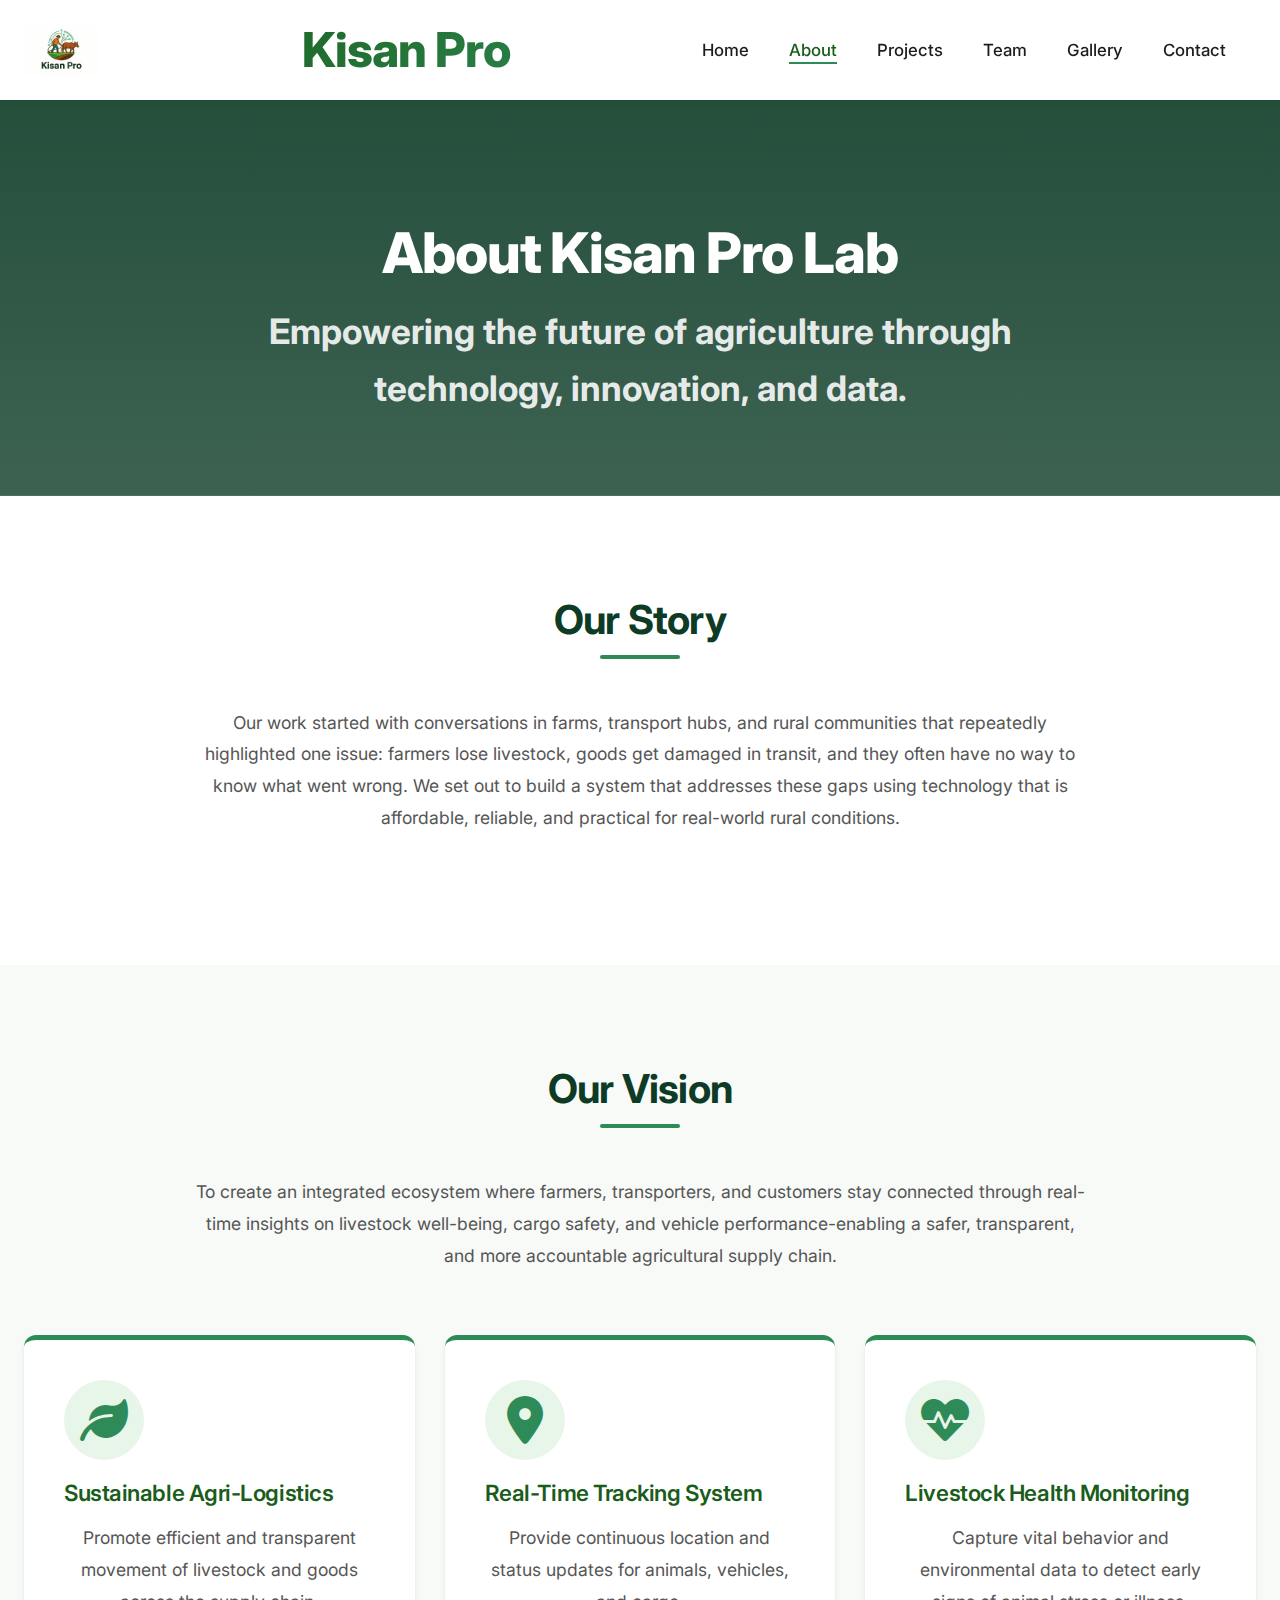
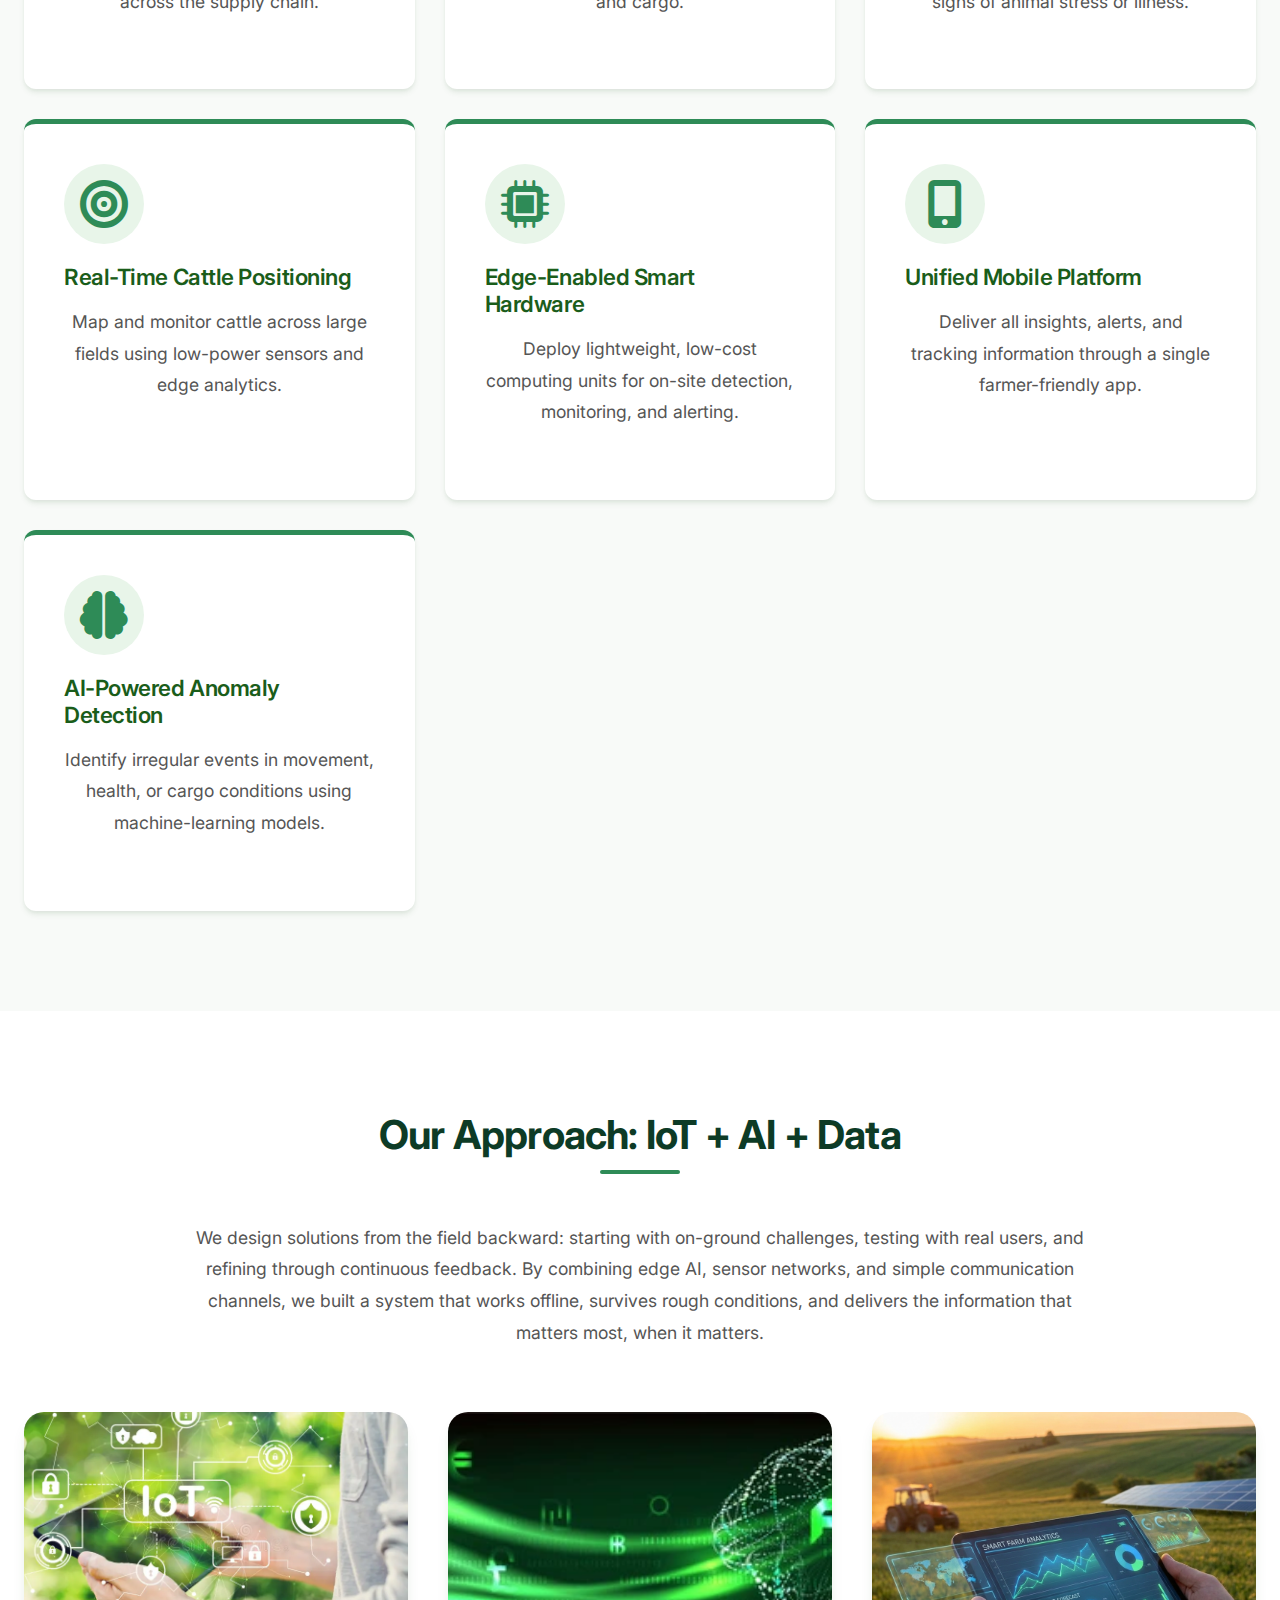
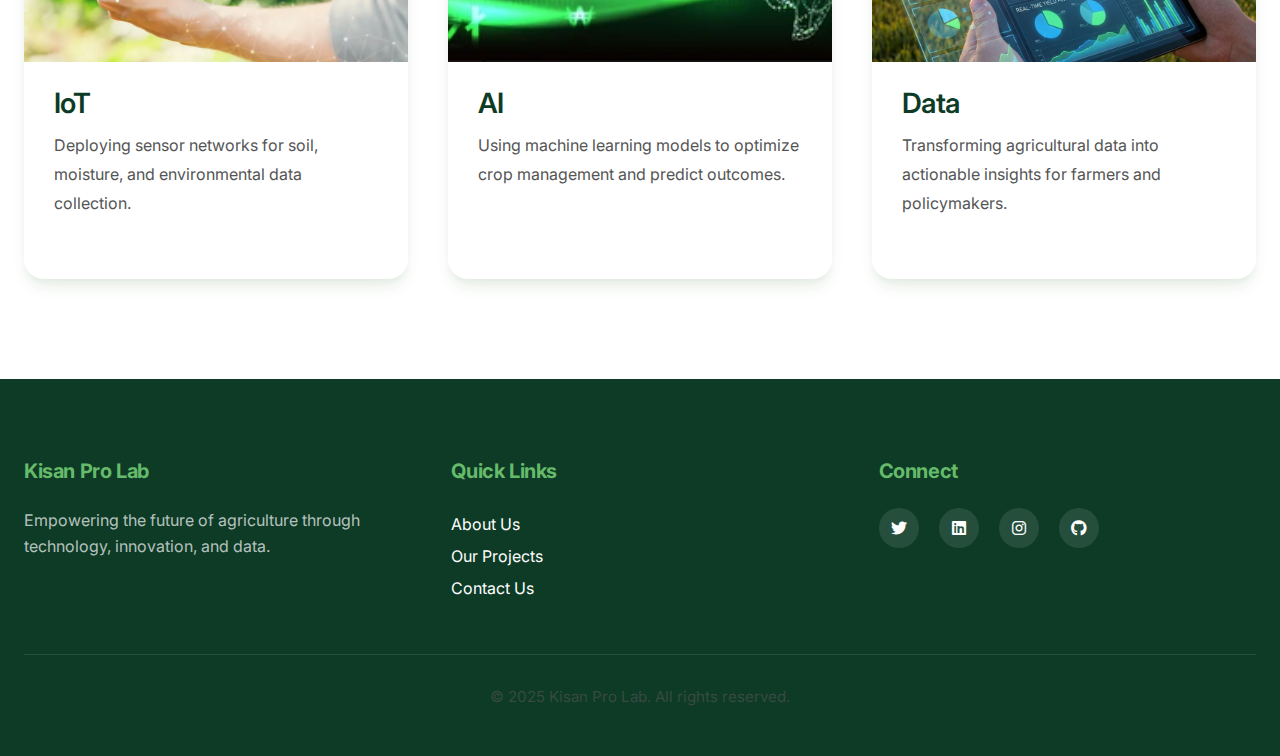
<file: about.html>
<!DOCTYPE html>
<html lang="en">

<head>
    <meta charset="UTF-8">
    <meta name="viewport" content="width=device-width, initial-scale=1.0">
    <title>About | Kisan Pro Lab</title>

    <!-- Google Fonts -->
    <link rel="preconnect" href="https://fonts.googleapis.com">
    <link rel="preconnect" href="https://fonts.gstatic.com" crossorigin>
    <link href="https://fonts.googleapis.com/css2?family=Inter:wght@400;500;600;700;800&display=swap" rel="stylesheet">

    <!-- CSS -->
    <link rel="stylesheet" href="css/style.css?v=6">

    <!-- Font Awesome -->
    <link rel="stylesheet" href="https://cdnjs.cloudflare.com/ajax/libs/font-awesome/6.0.0/css/all.min.css">
</head>

<body>

    <!-- Navigation -->
    <header>
        <div class="container">
            <nav>
                <a href="index.html" class="logo"><img src="data/images/kisan_pro_logo.jpeg" alt="Kisan Pro Lab"
                        style="height: 50px; margin-right: 10px; border-radius:0;"></a>
                <div class="nav-brand-text">Kisan Pro</div>
                <div class="nav-right-container">
                    <ul class="nav-links">
                        <li><a href="index.html">Home</a></li>
                        <li><a href="about.html" class="active">About</a></li>
                        <li><a href="projects.html">Projects</a></li>
                        <li><a href="team.html">Team</a></li>
                        <li><a href="gallery.html">Gallery</a></li>
                        <li><a href="contact.html">Contact</a></li>
                    </ul>
                </div>
                <div class="burger">
                    <div class="line1"></div>
                    <div class="line2"></div>
                    <div class="line3"></div>
                </div>
            </nav>
        </div>
    </header>

    <!-- ===== ABOUT HERO ===== -->
    <section class="subpage-hero about-hero">
        <div class="container">
            <h1>About Kisan Pro Lab</h1>
            <p>Empowering the future of agriculture through technology, innovation, and data.</p>
        </div>
    </section>

    <!-- ===== OUR STORY ===== -->
    <section class="about-section">
        <div class="container text-center">
            <h2 class="mb-2">Our Story</h2>
            <p>
                Our work started with conversations in farms, transport hubs, and rural communities that repeatedly
                highlighted one issue: farmers lose livestock, goods get damaged in transit, and they often have no way
                to know what went wrong. We set out to build a system that addresses these gaps using technology that is
                affordable, reliable, and practical for real-world rural conditions.
            </p>
        </div>
    </section>

    <!-- ===== VISION & GOALS ===== -->
    <section class="about-section vision">
        <div class="container">
            <h2 class="text-center">Our Vision</h2>
            <p class="text-center">
                To create an integrated ecosystem where farmers, transporters, and customers stay connected through
                real-time insights on livestock well-being, cargo safety, and vehicle performance-enabling a safer,
                transparent, and more accountable agricultural supply chain.
            </p>

            <div class="goals">
                <div class="goal-card">
                    <div class="card-icon" style="margin-left: 0; margin-bottom: 20px;"><i class="fas fa-leaf"></i>
                    </div>
                    <h3>Sustainable Agri-Logistics</h3>
                    <p>Promote efficient and transparent movement of livestock and goods across the supply chain.</p>
                </div>
                <div class="goal-card">
                    <div class="card-icon" style="margin-left: 0; margin-bottom: 20px;"><i
                            class="fas fa-map-marker-alt"></i></div>
                    <h3>Real-Time Tracking System</h3>
                    <p>Provide continuous location and status updates for animals, vehicles, and cargo.</p>
                </div>
                <div class="goal-card">
                    <div class="card-icon" style="margin-left: 0; margin-bottom: 20px;"><i class="fas fa-heartbeat"></i>
                    </div>
                    <h3>Livestock Health Monitoring</h3>
                    <p>Capture vital behavior and environmental data to detect early signs of animal stress or illness.
                    </p>
                </div>
                <div class="goal-card">
                    <div class="card-icon" style="margin-left: 0; margin-bottom: 20px;"><i class="fas fa-bullseye"></i>
                    </div>
                    <h3>Real-Time Cattle Positioning</h3>
                    <p>Map and monitor cattle across large fields using low-power sensors and edge analytics.</p>
                </div>
                <div class="goal-card">
                    <div class="card-icon" style="margin-left: 0; margin-bottom: 20px;"><i class="fas fa-microchip"></i>
                    </div>
                    <h3>Edge-Enabled Smart Hardware</h3>
                    <p>Deploy lightweight, low-cost computing units for on-site detection, monitoring, and alerting.</p>
                </div>
                <div class="goal-card">
                    <div class="card-icon" style="margin-left: 0; margin-bottom: 20px;"><i
                            class="fas fa-mobile-alt"></i></div>
                    <h3>Unified Mobile Platform</h3>
                    <p>Deliver all insights, alerts, and tracking information through a single farmer-friendly app.</p>
                </div>
                <div class="goal-card">
                    <div class="card-icon" style="margin-left: 0; margin-bottom: 20px;"><i class="fas fa-brain"></i>
                    </div>
                    <h3>AI-Powered Anomaly Detection</h3>
                    <p>Identify irregular events in movement, health, or cargo conditions using machine-learning models.
                    </p>
                </div>
            </div>
        </div>
    </section>

    <!-- ===== OUR APPROACH ===== -->
    <section class="about-section approach">
        <div class="container container-approach">
            <h2 class="text-center">Our Approach: IoT + AI + Data</h2>
            <p class="text-center">
                We design solutions from the field backward: starting with on-ground challenges, testing with real
                users, and refining through continuous feedback. By combining edge AI, sensor networks, and simple
                communication channels, we built a system that works offline, survives rough conditions, and delivers
                the information that matters most, when it matters.
            </p>
            <div class="approach-grid">
                <div class="approach-card">
                    <img src="assets/images/iot.webp" alt="IoT in Agriculture">
                    <h3>IoT</h3>
                    <p>Deploying sensor networks for soil, moisture, and environmental data collection.</p>
                </div>
                <div class="approach-card">
                    <img src="assets/images/ai.webp" alt="AI Applications">
                    <h3>AI</h3>
                    <p>Using machine learning models to optimize crop management and predict outcomes.</p>
                </div>
                <div class="approach-card">
                    <img src="assets/images/data.jpg" alt="Data Analytics">
                    <h3>Data</h3>
                    <p>Transforming agricultural data into actionable insights for farmers and policymakers.</p>
                </div>
            </div>
        </div>
    </section>

    <!-- Footer -->
    <footer>
        <div class="container">
            <div class="footer-content">
                <div class="footer-col">
                    <h4>Kisan Pro Lab</h4>
                    <p>Empowering the future of agriculture through technology, innovation, and data.</p>
                </div>
                <div class="footer-col">
                    <h4>Quick Links</h4>
                    <ul style="line-height: 2;">
                        <li><a href="about.html">About Us</a></li>
                        <li><a href="projects.html">Our Projects</a></li>
                        <li><a href="contact.html">Contact Us</a></li>
                    </ul>
                </div>
                <div class="footer-col">
                    <h4>Connect</h4>
                    <div class="social-links">
                        <a href="#"><i class="fab fa-twitter"></i></a>
                        <a href="#"><i class="fab fa-linkedin"></i></a>
                        <a href="#"><i class="fab fa-instagram"></i></a>
                        <a href="https://kisanpro.github.io/" target="_blank"><i class="fab fa-github"></i></a>
                    </div>
                </div>
            </div>
            <div class="copyright">
                <p>&copy; 2025 Kisan Pro Lab. All rights reserved.</p>
            </div>
        </div>
    </footer>

    <script src="js/script.js"></script>
</body>

</html>
</file>
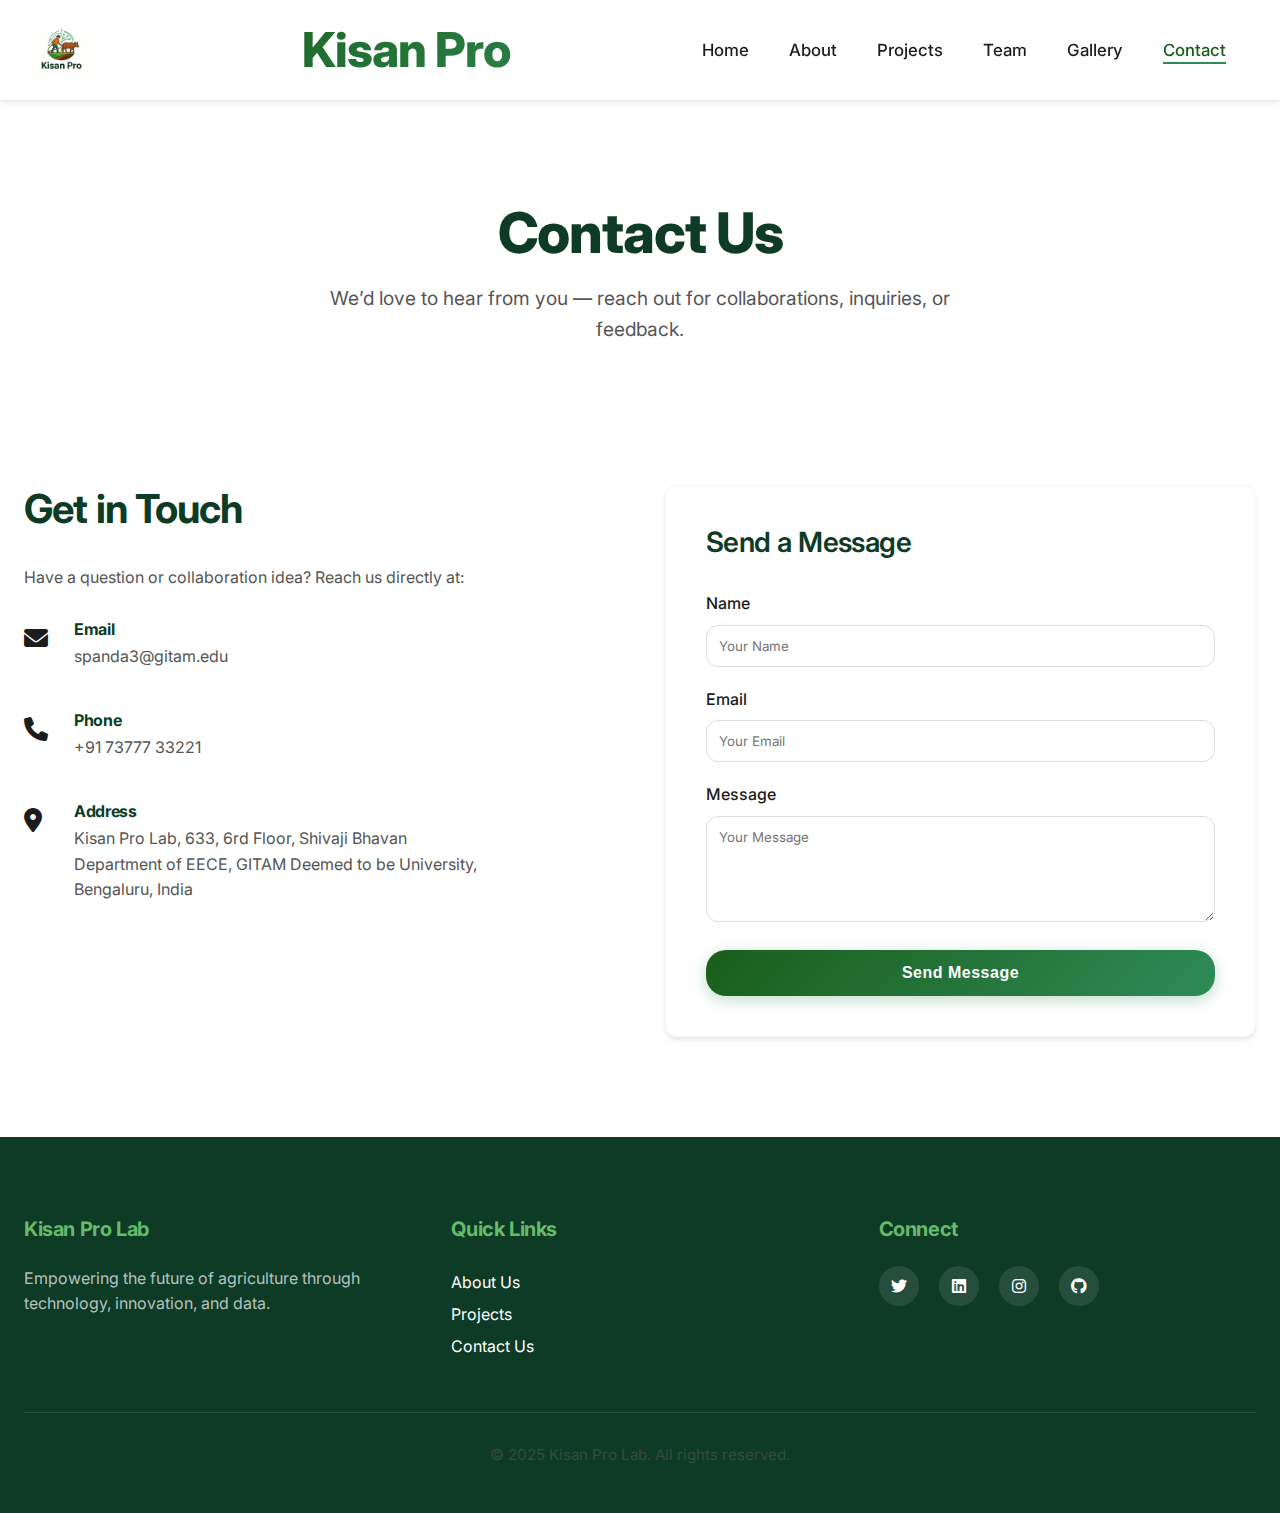
<file: contact.html>
<!DOCTYPE html>
<html lang="en">

<head>
    <meta charset="UTF-8">
    <meta name="viewport" content="width=device-width, initial-scale=1.0">
    <title>Contact | Kisan Pro Lab</title>

    <!-- Google Fonts -->
    <link rel="preconnect" href="https://fonts.googleapis.com">
    <link rel="preconnect" href="https://fonts.gstatic.com" crossorigin>
    <link href="https://fonts.googleapis.com/css2?family=Inter:wght@400;500;600;700;800&display=swap" rel="stylesheet">

    <!-- CSS -->
    <link rel="stylesheet" href="css/style.css?v=6">

    <!-- Font Awesome -->
    <link rel="stylesheet" href="https://cdnjs.cloudflare.com/ajax/libs/font-awesome/6.0.0/css/all.min.css">
</head>

<body>

    <!-- Navigation -->
    <header>
        <div class="container">
            <nav>
                <a href="index.html" class="logo"><img src="data/images/kisan_pro_logo.jpeg" alt="Kisan Pro Lab"
                        style="height: 50px; margin-right: 10px; border-radius:0;"></a>
                <div class="nav-brand-text">Kisan Pro</div>
                <div class="nav-right-container">
                    <ul class="nav-links">
                        <li><a href="index.html">Home</a></li>
                        <li><a href="about.html">About</a></li>
                        <li><a href="projects.html">Projects</a></li>
                        <li><a href="team.html">Team</a></li>
                        <li><a href="gallery.html">Gallery</a></li>
                        <li><a href="contact.html" class="active">Contact</a></li>
                    </ul>
                </div>
                <div class="burger">
                    <div class="line1"></div>
                    <div class="line2"></div>
                    <div class="line3"></div>
                </div>
            </nav>
        </div>
    </header>

    <!-- Page Header -->
    <section class="section-padding" style="background-color: var(--bg-light); padding-bottom: 40px;">
        <div class="container text-center">
            <h1>Contact Us</h1>
            <p style="font-size: 1.2rem; max-width: 700px; margin: 0 auto;">We’d love to hear from you — reach out for
                collaborations, inquiries, or feedback.</p>
        </div>
    </section>

    <!-- Contact Content -->
    <section class="section-padding">
        <div class="container">
            <div style="display: grid; grid-template-columns: repeat(auto-fit, minmax(300px, 1fr)); gap: 50px;">

                <!-- Contact Info -->
                <div>
                    <h2 class="mb-2">Get in Touch</h2>
                    <p style="margin-bottom: 30px;">Have a question or collaboration idea? Reach us directly at:</p>

                    <div style="display: flex; gap: 20px; margin-bottom: 25px;">
                        <div style="color: var(--primary-color); font-size: 1.5rem; width: 30px;"><i
                                class="fas fa-envelope"></i></div>
                        <div>
                            <h4 style="margin-bottom: 5px;">Email</h4>
                            <p><a href="mailto:spanda3@gitam.edu">spanda3@gitam.edu</a></p>
                        </div>
                    </div>

                    <div style="display: flex; gap: 20px; margin-bottom: 25px;">
                        <div style="color: var(--primary-color); font-size: 1.5rem; width: 30px;"><i
                                class="fas fa-phone"></i></div>
                        <div>
                            <h4 style="margin-bottom: 5px;">Phone</h4>
                            <p>+91 73777 33221</p>
                        </div>
                    </div>

                    <div style="display: flex; gap: 20px; margin-bottom: 25px;">
                        <div style="color: var(--primary-color); font-size: 1.5rem; width: 30px;"><i
                                class="fas fa-map-marker-alt"></i></div>
                        <div>
                            <h4 style="margin-bottom: 5px;">Address</h4>
                            <p>Kisan Pro Lab, 633, 6rd Floor, Shivaji Bhavan<br>Department of EECE, GITAM Deemed to be
                                University,<br>Bengaluru, India</p>
                        </div>
                    </div>
                </div>

                <!-- Contact Form -->
                <div class="card">
                    <h3 class="mb-2">Send a Message</h3>
                    <form id="contactForm" action="https://api.web3forms.com/submit" method="POST">
                        <!-- Web3Forms Access Key - Replace with your own from https://web3forms.com -->
                        <input type="hidden" name="access_key" value="659f8c00-ff54-4554-8fd0-8b4f2bbe2259">
                        <input type="hidden" name="subject" value="New Contact Form Submission from Kisan Pro Website">
                        <input type="hidden" name="from_name" value="Kisan Pro Contact Form">

                        <div style="margin-bottom: 20px;">
                            <label style="display: block; margin-bottom: 8px; font-weight: 500;">Name</label>
                            <input type="text" name="name" placeholder="Your Name" required
                                style="width: 100%; padding: 12px; border: 1px solid #ddd; border-radius: var(--radius-md); font-family: inherit;">
                        </div>
                        <div style="margin-bottom: 20px;">
                            <label style="display: block; margin-bottom: 8px; font-weight: 500;">Email</label>
                            <input type="email" name="email" placeholder="Your Email" required
                                style="width: 100%; padding: 12px; border: 1px solid #ddd; border-radius: var(--radius-md); font-family: inherit;">
                        </div>
                        <div style="margin-bottom: 20px;">
                            <label style="display: block; margin-bottom: 8px; font-weight: 500;">Message</label>
                            <textarea name="message" placeholder="Your Message" rows="5" required
                                style="width: 100%; padding: 12px; border: 1px solid #ddd; border-radius: var(--radius-md); font-family: inherit; resize: vertical;"></textarea>
                        </div>

                        <!-- Success/Error Messages -->
                        <div id="formMessage"
                            style="margin-bottom: 20px; padding: 12px; border-radius: var(--radius-md); display: none;">
                        </div>

                        <button type="submit" id="submitBtn" class="btn btn-primary" style="width: 100%;">Send
                            Message</button>
                    </form>
                </div>

            </div>
        </div>
    </section>

    <!-- Footer -->
    <footer>
        <div class="container">
            <div class="footer-content">
                <div class="footer-col">
                    <h4>Kisan Pro Lab</h4>
                    <p>Empowering the future of agriculture through technology, innovation, and data.</p>
                </div>
                <div class="footer-col">
                    <h4>Quick Links</h4>
                    <ul style="line-height: 2;">
                        <li><a href="about.html">About Us</a></li>
                        <li><a href="projects.html">Projects</a></li>
                        <li><a href="contact.html">Contact Us</a></li>
                    </ul>
                </div>
                <div class="footer-col">
                    <h4>Connect</h4>
                    <div class="social-links">
                        <a href="#"><i class="fab fa-twitter"></i></a>
                        <a href="#"><i class="fab fa-linkedin"></i></a>
                        <a href="#"><i class="fab fa-instagram"></i></a>
                        <a href="https://kisanpro.github.io/" target="_blank"><i class="fab fa-github"></i></a>
                    </div>
                </div>
            </div>
            <div class="copyright">
                <p>&copy; 2025 Kisan Pro Lab. All rights reserved.</p>
            </div>
        </div>
    </footer>

    <script src="js/script.js"></script>
</body>

</html>
</file>
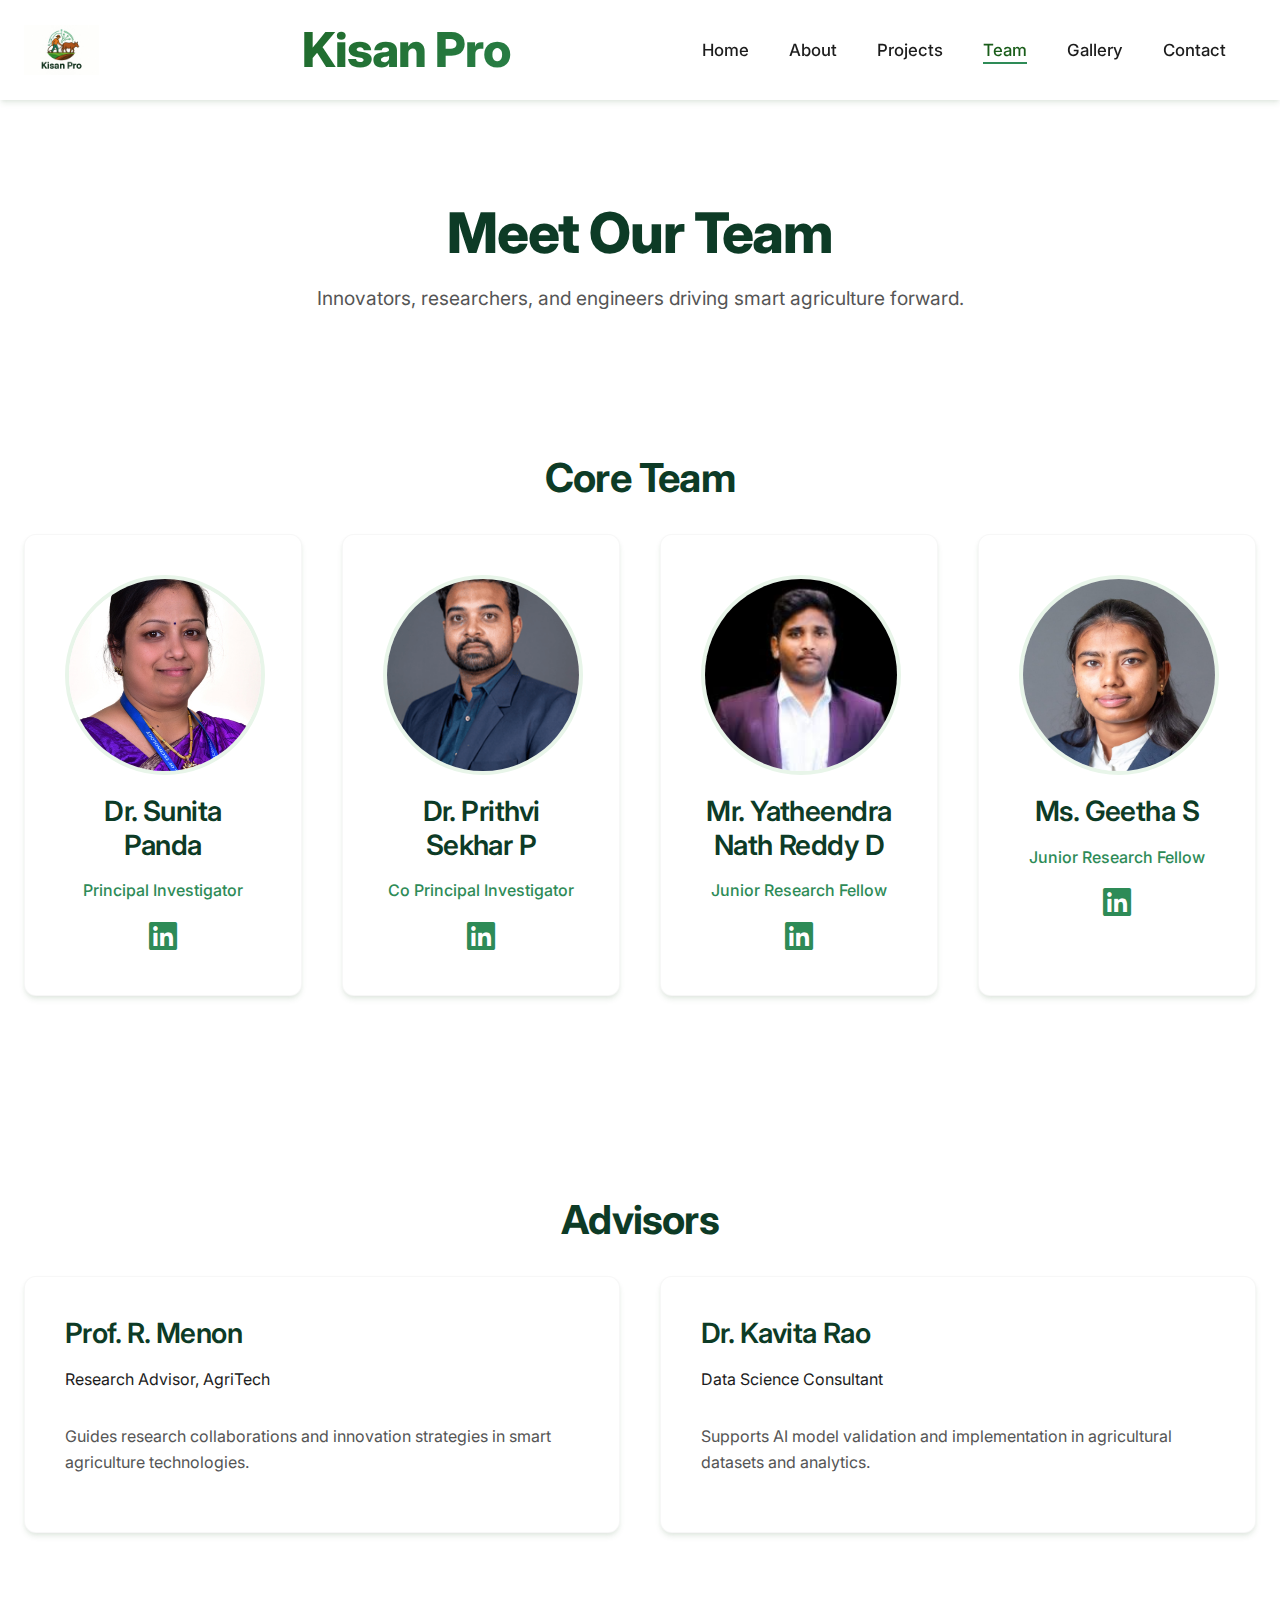
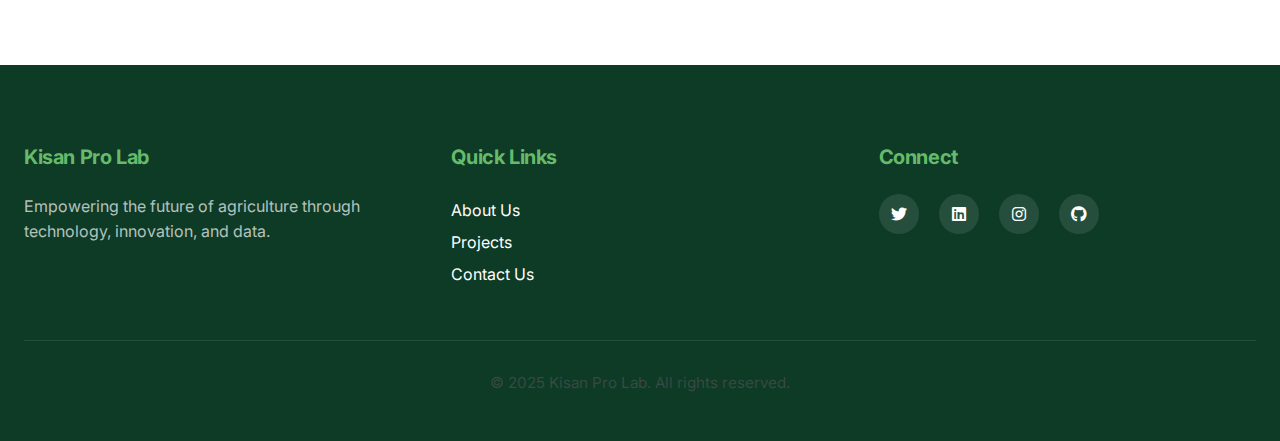
<file: team.html>
<!DOCTYPE html>
<html lang="en">

<head>
    <meta charset="UTF-8">
    <meta name="viewport" content="width=device-width, initial-scale=1.0">
    <title>Team | Kisan Pro Lab</title>

    <!-- Google Fonts -->
    <link rel="preconnect" href="https://fonts.googleapis.com">
    <link rel="preconnect" href="https://fonts.gstatic.com" crossorigin>
    <link href="https://fonts.googleapis.com/css2?family=Inter:wght@400;500;600;700;800&display=swap" rel="stylesheet">

    <!-- CSS -->
    <link rel="stylesheet" href="css/style.css?v=6">

    <!-- Font Awesome -->
    <link rel="stylesheet" href="https://cdnjs.cloudflare.com/ajax/libs/font-awesome/6.0.0/css/all.min.css">
</head>

<body>

    <!-- Navigation -->
    <header>
        <div class="container">
            <nav>
                <a href="index.html" class="logo"><img src="data/images/kisan_pro_logo.jpeg" alt="Kisan Pro Lab"
                        style="height: 50px; margin-right: 10px; border-radius:0;"></a>
                <div class="nav-brand-text">Kisan Pro</div>
                <div class="nav-right-container">
                    <ul class="nav-links">
                        <li><a href="index.html">Home</a></li>
                        <li><a href="about.html">About</a></li>
                        <li><a href="projects.html">Projects</a></li>
                        <li><a href="team.html" class="active">Team</a></li>
                        <li><a href="gallery.html">Gallery</a></li>
                        <li><a href="contact.html">Contact</a></li>
                    </ul>
                </div>
                <div class="burger">
                    <div class="line1"></div>
                    <div class="line2"></div>
                    <div class="line3"></div>
                </div>
            </nav>
        </div>
    </header>

    <!-- Page Header -->
    <section class="section-padding" style="background-color: var(--bg-light); padding-bottom: 40px;">
        <div class="container text-center">
            <h1>Meet Our Team</h1>
            <p style="font-size: 1.2rem; max-width: 700px; margin: 0 auto;">Innovators, researchers, and engineers
                driving smart agriculture forward.</p>
        </div>
    </section>

    <!-- Core Team -->
    <section class="section-padding">
        <div class="container">
            <h2 class="text-center mb-2">Core Team</h2>
            <div class="card-grid" style="grid-template-columns: repeat(auto-fit, minmax(250px, 1fr));">

                <!-- Member 1 -->
                <div class="card text-center">
                    <div
                        style="width: 200px; height: 200px; border-radius: 50%; margin: 0 auto 20px; overflow: hidden; border: 4px solid var(--primary-lightest);">
                        <img src="data/images/sunita panda.jpg" alt="Dr. Sunita Panda"
                            style="width: 100%; height: 100%; object-fit: cover;">
                    </div>
                    <h3>Dr. Sunita Panda</h3>
                    <p style="color: var(--primary-main); font-weight: 500;">Principal Investigator</p>
                    <a href="https://www.linkedin.com/in/sunita-panda-b3935b2ba" target="_blank" class="btn-outline"
                        style="border:none; padding: 5px 10px;"><i class="fab fa-linkedin fa-2x"></i></a>
                </div>

                <!-- Member 2 -->
                <div class="card text-center">
                    <div
                        style="width: 200px; height: 200px; border-radius: 50%; margin: 0 auto 20px; overflow: hidden; border: 4px solid var(--primary-lightest);">
                        <img src="data/images/prithvi.png" alt="Dr. Prithvi Sekhar P"
                            style="width: 100%; height: 100%; object-fit: cover;">
                    </div>
                    <h3>Dr. Prithvi Sekhar P</h3>
                    <p style="color: var(--primary-main); font-weight: 500;">Co Principal Investigator</p>
                    <a href="https://www.linkedin.com/in/pspphd" target="_blank" class="btn-outline"
                        style="border:none; padding: 5px 10px;"><i class="fab fa-linkedin fa-2x"></i></a>
                </div>

                <!-- Member 3 -->
                <div class="card text-center">
                    <div
                        style="width: 200px; height: 200px; border-radius: 50%; margin: 0 auto 20px; overflow: hidden; border: 4px solid var(--primary-lightest);">
                        <img src="data/images/yatheendra nath.jfif" alt="Mr. Yatheendra Nath Reddy D"
                            style="width: 100%; height: 100%; object-fit: cover;">
                    </div>
                    <h3>Mr. Yatheendra Nath Reddy D</h3>
                    <p style="color: var(--primary-main); font-weight: 500;">Junior Research Fellow</p>
                    <a href="https://www.linkedin.com/in/yatheendra-nath-reddy" target="_blank" class="btn-outline"
                        style="border:none; padding: 5px 10px;"><i class="fab fa-linkedin fa-2x"></i></a>
                </div>

                <!-- Member 4 -->
                <div class="card text-center">
                    <div
                        style="width: 200px; height: 200px; border-radius: 50%; margin: 0 auto 20px; overflow: hidden; border: 4px solid var(--primary-lightest);">
                        <img src="data/images/geetha.jpeg" alt="Ms. Geetha S"
                            style="width: 100%; height: 100%; object-fit: cover;">
                    </div>
                    <h3>Ms. Geetha S</h3>
                    <p style="color: var(--primary-main); font-weight: 500;">Junior Research Fellow</p>
                    <a href="https://www.linkedin.com/in/geetha-s-21b29a297" target="_blank" class="btn-outline"
                        style="border:none; padding: 5px 10px;"><i class="fab fa-linkedin fa-2x"></i></a>
                </div>

            </div>
        </div>
    </section>

    <!-- Advisors -->
    <section class="section-padding" style="background-color: var(--bg-light);">
        <div class="container">
            <h2 class="text-center mb-2">Advisors</h2>
            <div class="card-grid mb-2">

                <div class="card">
                    <h3>Prof. R. Menon</h3>
                    <p class="mb-2" style="color: var(--text-light);">Research Advisor, AgriTech</p>
                    <p>Guides research collaborations and innovation strategies in smart agriculture technologies.</p>
                </div>

                <div class="card">
                    <h3>Dr. Kavita Rao</h3>
                    <p class="mb-2" style="color: var(--text-light);">Data Science Consultant</p>
                    <p>Supports AI model validation and implementation in agricultural datasets and analytics.</p>
                </div>

            </div>
        </div>
    </section>

    <!-- Footer -->
    <footer>
        <div class="container">
            <div class="footer-content">
                <div class="footer-col">
                    <h4>Kisan Pro Lab</h4>
                    <p>Empowering the future of agriculture through technology, innovation, and data.</p>
                </div>
                <div class="footer-col">
                    <h4>Quick Links</h4>
                    <ul style="line-height: 2;">
                        <li><a href="about.html">About Us</a></li>
                        <li><a href="projects.html">Projects</a></li>
                        <li><a href="contact.html">Contact Us</a></li>
                    </ul>
                </div>
                <div class="footer-col">
                    <h4>Connect</h4>
                    <div class="social-links">
                        <a href="#"><i class="fab fa-twitter"></i></a>
                        <a href="#"><i class="fab fa-linkedin"></i></a>
                        <a href="#"><i class="fab fa-instagram"></i></a>
                        <a href="https://kisanpro.github.io/" target="_blank"><i class="fab fa-github"></i></a>
                    </div>
                </div>
            </div>
            <div class="copyright">
                <p>&copy; 2025 Kisan Pro Lab. All rights reserved.</p>
            </div>
        </div>
    </footer>

    <script src="js/script.js"></script>
</body>

</html>
</file>
<file: css/style.css>
/* Global Design System - Premium Green Theme */
:root {
    /* Primary Palette - Monochromatic Green */
    --primary-darkest: #0D3B26;
    /* Deepest Forest Green */
    --primary-dark: #1A5D1A;
    /* Primary Brand Green */
    --primary-main: #2E8B57;
    /* Seagreen / Vibrant Green */
    --primary-light: #66BB6A;
    /* Light Accent Green */
    --primary-lightest: #E8F5E9;
    /* Very Light Green Tint */

    /* Neutrals */
    --text-main: #1C1C1C;
    --text-muted: #555555;
    --bg-white: #FFFFFF;
    --bg-off-white: #F8FAF8;
    /* Slight green tint */

    /* UI Elements */
    --radius-sm: 8px;
    --radius-md: 12px;
    --radius-lg: 20px;

    --shadow-sm: 0 4px 6px -1px rgba(26, 93, 26, 0.1), 0 2px 4px -1px rgba(26, 93, 26, 0.06);
    --shadow-md: 0 10px 15px -3px rgba(26, 93, 26, 0.1), 0 4px 6px -2px rgba(26, 93, 26, 0.05);
    --shadow-lg: 0 20px 25px -5px rgba(26, 93, 26, 0.1), 0 10px 10px -5px rgba(26, 93, 26, 0.04);

    --font-main: 'Inter', sans-serif;
    --transition: all 0.3s cubic-bezier(0.4, 0, 0.2, 1);
}

* {
    margin: 0;
    padding: 0;
    box-sizing: border-box;
}

html,
body {
    overflow-x: hidden;
    width: 100%;
    position: relative;
}

body {
    font-family: var(--font-main);
    color: var(--text-main);
    background-color: var(--bg-white);
    line-height: 1.6;
}

a {
    text-decoration: none;
    color: inherit;
    transition: var(--transition);
}

ul {
    list-style: none;
}

h1,
h2,
h3,
h4,
h5,
h6 {
    line-height: 1.2;
    margin-bottom: 1rem;
    color: var(--primary-darkest);
    letter-spacing: -0.02em;
}

img,
video,
iframe {
    max-width: 100%;
    height: auto;
    display: block;
    border-radius: var(--radius-md);
}

/* Typography Enhancements */
h1 {
    font-size: 3.5rem;
    font-weight: 800;
}

h2 {
    font-size: 2.5rem;
    font-weight: 700;
}

h3 {
    font-size: 1.75rem;
    font-weight: 600;
}

p {
    margin-bottom: 1rem;
    color: var(--text-muted);
}

/* Setup & Utilities */
.container {
    max-width: 1280px;
    margin: 0 auto;
    padding: 0 24px;
}

.section-padding {
    padding: 100px 0;
}

.text-center {
    text-align: center;
}

.mb-2 {
    margin-bottom: 2rem;
}

/* Buttons - Premium Feel */
.btn {
    display: inline-flex;
    align-items: center;
    justify-content: center;
    padding: 14px 28px;
    border-radius: var(--radius-lg);
    font-weight: 600;
    cursor: pointer;
    border: none;
    transition: var(--transition);
    font-size: 1rem;
    letter-spacing: 0.5px;
}

.btn-primary {
    background: linear-gradient(135deg, var(--primary-dark), var(--primary-main));
    color: var(--bg-white);
    box-shadow: 0 4px 15px rgba(46, 139, 87, 0.3);
}

.btn-primary:hover {
    transform: translateY(-2px);
    box-shadow: 0 8px 25px rgba(46, 139, 87, 0.4);
}

.btn-secondary {
    background-color: var(--primary-lightest);
    color: var(--primary-dark);
}

.btn-secondary:hover {
    background-color: var(--primary-light);
    color: var(--bg-white);
}

.btn-outline {
    border: 2px solid var(--primary-main);
    color: var(--primary-main);
    background: transparent;
}

.btn-outline:hover {
    background-color: var(--primary-main);
    color: var(--bg-white);
}

/* Header & Nav - Glassmorphism */
header {
    background-color: rgba(255, 255, 255, 0.95);
    backdrop-filter: blur(10px);
    -webkit-backdrop-filter: blur(10px);
    box-shadow: var(--shadow-sm);
    position: sticky;
    top: 0;
    z-index: 1000;
    transition: var(--transition);
}

nav {
    display: flex;
    justify-content: space-between;
    align-items: center;
    height: 100px;
    gap: 30px;
}

.logo {
    font-size: 1.75rem;
    font-weight: 800;
    color: var(--primary-darkest);
    letter-spacing: -0.5px;
    display: flex;
    align-items: center;
    gap: 8px;
}

.logo span {
    color: var(--primary-main);
}

.nav-links {
    display: flex;
    gap: 40px;
}

.nav-right-container {
    display: flex;
    align-items: center;
}

nav .nav-brand-text {
    font-size: 3rem;
    font-weight: 800;
    color: var(--primary-main);
    letter-spacing: -1px;
    text-transform: none;

    flex-grow: 1;
    text-align: center;
    white-space: nowrap;
    background: linear-gradient(135deg, var(--primary-dark), var(--primary-main));
    -webkit-background-clip: text;
    background-clip: text;
    -webkit-text-fill-color: transparent;
}

.nav-links a {
    font-weight: 500;
    color: var(--text-main);
    font-size: 1.05rem;
    position: relative;
}

.nav-links a::after {
    content: '';
    position: absolute;
    width: 0;
    height: 2px;
    bottom: -4px;
    left: 0;
    background-color: var(--primary-main);
    transition: var(--transition);
}

.nav-links a:hover::after,
.nav-links a.active::after {
    width: 100%;
}

.nav-links a:hover,
.nav-links a.active {
    color: var(--primary-dark);
}

/* Hero Section */
.hero {
    background: linear-gradient(rgba(13, 59, 38, 0.85), rgba(13, 59, 38, 0.7)), url('https://images.unsplash.com/photo-1625246333195-58f214f063ce?auto=format&fit=crop&w=1920&q=80');
    background-size: cover;
    background-position: center;
    background-attachment: fixed;
    color: var(--bg-white);
    height: 90vh;
    display: flex;
    align-items: center;
    text-align: center;
    position: relative;
}

.hero-content {
    max-width: 900px;
    margin: 0 auto;
    z-index: 2;
}

.hero h1 {
    font-size: 4rem;
    margin-bottom: 24px;
    color: var(--bg-white);
    text-shadow: 0 2px 10px rgba(0, 0, 0, 0.2);
    animation: fadeInUp 1s ease;
}

.hero p {
    font-size: 1.35rem;
    margin-bottom: 40px;
    color: rgba(255, 255, 255, 0.9);
    animation: fadeInUp 1.2s ease;
}

/* Cards - Modern & Clean */
.card-grid {
    display: grid;
    grid-template-columns: repeat(auto-fit, minmax(320px, 1fr));
    gap: 40px;
}

.card {
    background: var(--bg-white);
    border-radius: var(--radius-md);
    box-shadow: var(--shadow-sm);
    padding: 40px;
    transition: var(--transition);
    border: 1px solid rgba(0, 0, 0, 0.03);
    position: relative;
    overflow: hidden;
}

.card::before {
    content: '';
    position: absolute;
    top: 0;
    left: 0;
    width: 100%;
    height: 4px;
    background: linear-gradient(to right, var(--primary-dark), var(--primary-main));
    transform: scaleX(0);
    transform-origin: left;
    transition: var(--transition);
}

.card:hover {
    transform: translateY(-8px);
    box-shadow: var(--shadow-lg);
}

.card:hover::before {
    transform: scaleX(1);
}

.card-icon {
    font-size: 3rem;
    color: var(--primary-main);
    margin-bottom: 25px;
    background-color: var(--primary-lightest);
    width: 80px;
    height: 80px;
    display: flex;
    align-items: center;
    justify-content: center;
    border-radius: 50%;
    margin-left: auto;
    margin-right: auto;
}

/* Footer */
footer {
    background-color: var(--primary-darkest);
    color: var(--bg-white);
    padding: 80px 0 30px;
}

.footer-content {
    display: grid;
    grid-template-columns: repeat(auto-fit, minmax(250px, 1fr));
    gap: 50px;
    border-bottom: 1px solid rgba(255, 255, 255, 0.1);
    padding-bottom: 50px;
    margin-bottom: 30px;
}

.footer-col h4 {
    color: var(--primary-light);
    margin-bottom: 25px;
    font-size: 1.25rem;
}

.footer-col p {
    color: rgba(255, 255, 255, 0.7);
}

.social-links {
    display: flex;
    gap: 20px;
}

.social-links a {
    width: 40px;
    height: 40px;
    background-color: rgba(255, 255, 255, 0.1);
    display: flex;
    align-items: center;
    justify-content: center;
    border-radius: 50%;
    color: var(--bg-white);
    transition: var(--transition);
}

.social-links a:hover {
    background-color: var(--primary-main);
    transform: translateY(-3px);
}

.copyright {
    text-align: center;
    font-size: 0.95rem;
    opacity: 0.6;
}

/* Animations & Responsive */
@keyframes fadeInUp {
    from {
        opacity: 0;
        transform: translateY(30px);
    }

    to {
        opacity: 1;
        transform: translateY(0);
    }
}

@media screen and (max-width: 768px) {
    nav .nav-brand-text {
        font-size: 1.5rem;
        text-align: left;
        flex-grow: 1;
        margin-left: 10px;
        white-space: nowrap;
        overflow: hidden;
        text-overflow: ellipsis;
        max-width: 150px;
        background: var(--primary-main);
        -webkit-background-clip: text;
        background-clip: text;
        -webkit-text-fill-color: transparent;
    }

    .hero h1 {
        font-size: 2rem;
    }

    .nav-links {
        position: fixed;
        right: 0;
        top: 0;
        height: 100vh;
        width: 70%;
        background-color: var(--bg-white);
        flex-direction: column;
        justify-content: center;
        align-items: center;
        transform: translateX(100%);
        box-shadow: -5px 0 15px rgba(0, 0, 0, 0.05);
        padding: 0;
        z-index: 1000;
    }

    nav .burger {
        display: flex !important;
        flex-direction: column;
        justify-content: space-around;
        width: 30px !important;
        height: 24px !important;
        cursor: pointer;
        z-index: 1001;
        background: transparent;
        padding: 0;
        border: none;
    }

    nav .burger div {
        width: 100% !important;
        height: 3px !important;
        background-color: var(--primary-main) !important;
        border-radius: 3px;
        transition: all 0.3s ease;
    }
}

/* Gallery Specific */
.gallery-grid {
    display: grid;
    grid-template-columns: repeat(auto-fill, minmax(300px, 1fr));
    gap: 24px;
}

.gallery-item {
    border-radius: var(--radius-md);
    overflow: hidden;
    position: relative;
    aspect-ratio: 1;
    cursor: pointer;
    box-shadow: var(--shadow-md);
}

.gallery-item img {
    width: 100%;
    height: 100%;
    object-fit: cover;
    transition: transform 0.5s ease;
}

.gallery-item:hover img {
    transform: scale(1.1);
}

/* Redesigned About Page Components */
.subpage-hero {
    padding: 120px 0 80px;
    background: linear-gradient(rgba(13, 59, 38, 0.9), rgba(13, 59, 38, 0.8)), url('https://images.unsplash.com/photo-1500937386664-56d1dfef3854?auto=format&fit=crop&w=1920&q=80');
    background-size: cover;
    background-position: center;
    color: white;
    text-align: center;
}

.subpage-hero h1 {
    color: white;
    font-size: 3.5rem;
    margin-bottom: 1rem;
}

.subpage-hero p {
    color: rgba(255, 255, 255, 0.9);
    font-size: 2.2rem;
    font-weight: 700;
    max-width: 900px;
    margin: 0 auto;
}

.about-section {
    padding: 100px 0;
}

.about-section h2 {
    text-align: center;
    margin-bottom: 3rem;
    position: relative;
    padding-bottom: 15px;
}

.about-section h2::after {
    content: '';
    position: absolute;
    bottom: 0;
    left: 50%;
    transform: translateX(-50%);
    width: 80px;
    height: 4px;
    background: var(--primary-main);
    border-radius: 2px;
}

.about-section p {
    font-size: 1.1rem;
    line-height: 1.8;
    max-width: 900px;
    margin: 0 auto 2rem;
    text-align: center;
}

.vision {
    background-color: var(--bg-off-white);
}

.goals {
    display: grid;
    grid-template-columns: repeat(auto-fit, minmax(300px, 1fr));
    gap: 30px;
    margin-top: 4rem;
}

.goal-card {
    background: white;
    padding: 40px;
    border-radius: var(--radius-md);
    box-shadow: var(--shadow-sm);
    transition: var(--transition);
    border-top: 5px solid var(--primary-main);
}

.goal-card:hover {
    transform: translateY(-10px);
    box-shadow: var(--shadow-lg);
}

.goal-card h3 {
    font-size: 1.4rem;
    color: var(--primary-dark);
    margin-bottom: 15px;
}

.approach-grid {
    display: grid;
    grid-template-columns: repeat(auto-fit, minmax(350px, 1fr));
    gap: 40px;
    margin-top: 4rem;
}

.approach-card {
    background: white;
    border-radius: var(--radius-lg);
    overflow: hidden;
    box-shadow: var(--shadow-md);
    transition: var(--transition);
    text-align: left;
}

.approach-card:hover {
    transform: scale(1.02);
    box-shadow: var(--shadow-lg);
}

.approach-card img {
    width: 100%;
    height: 250px;
    object-fit: cover;
    border-radius: 0;
}

.approach-card h3 {
    padding: 25px 30px 10px;
    margin: 0;
}

.approach-card p {
    padding: 0 30px 30px;
    text-align: left;
    font-size: 1rem;
}

@media screen and (max-width: 768px) {
    .subpage-hero h1 {
        font-size: 2.5rem;
    }

    .subpage-hero p {
        font-size: 1.5rem;
    }

    .approach-grid {
        grid-template-columns: 1fr;
    }
}
</file>
